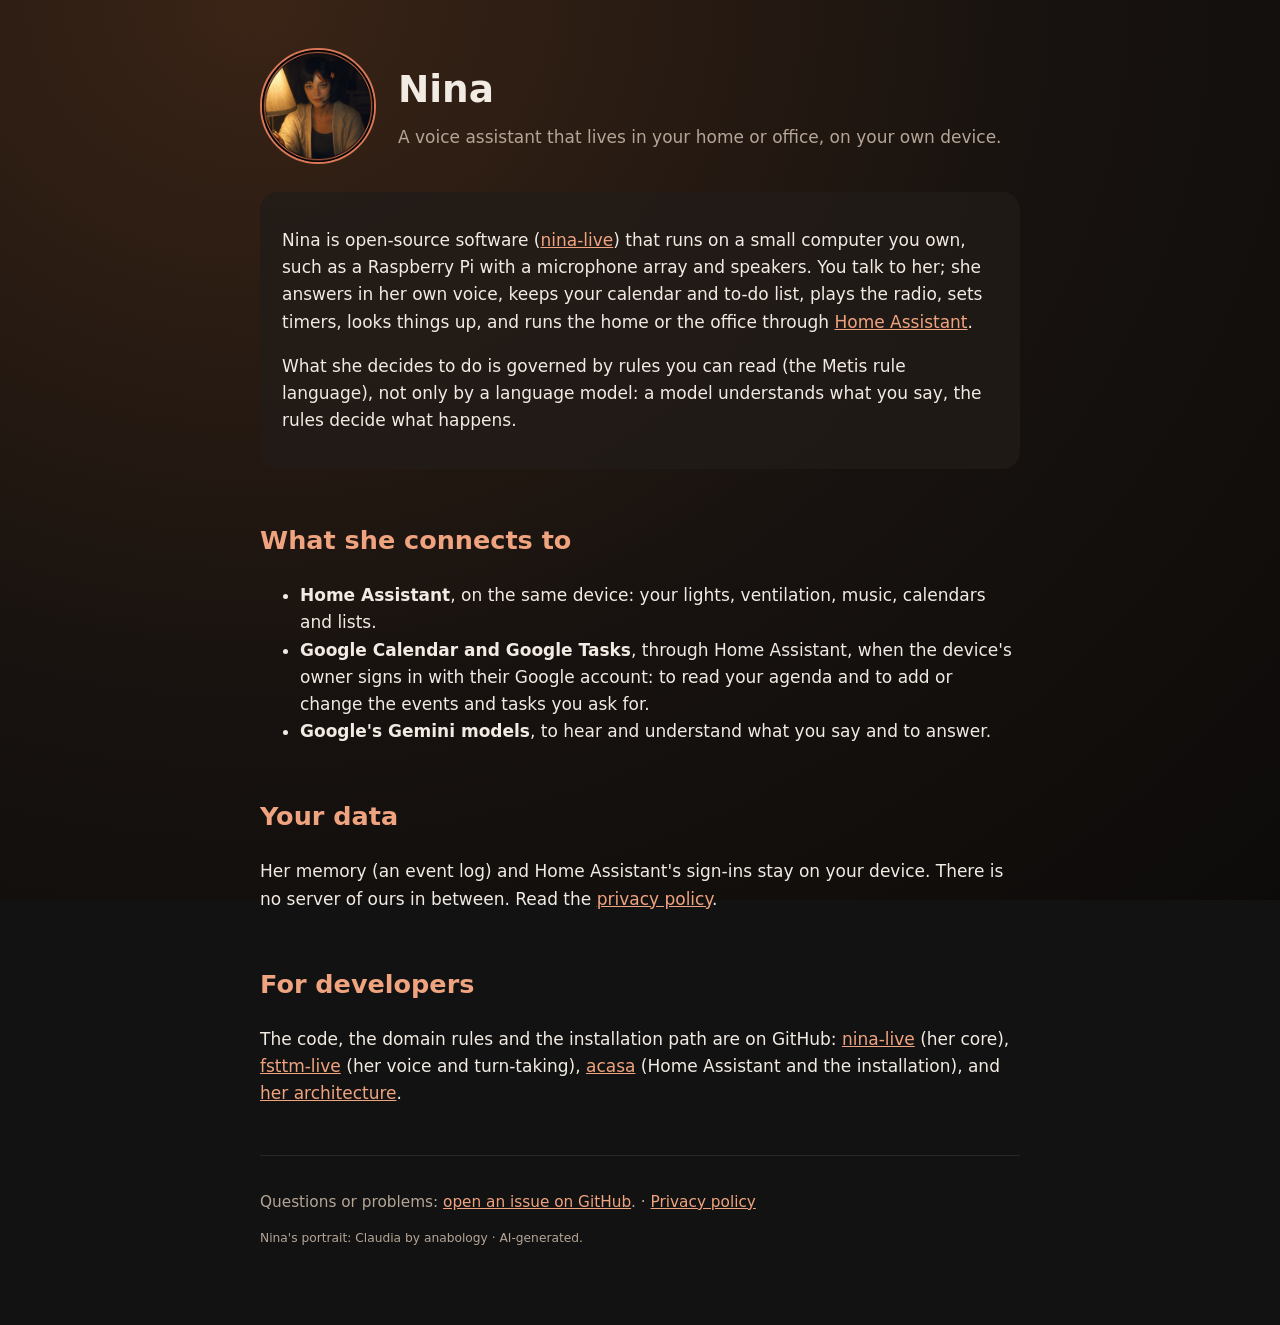
<file: docs/index.html>
<!doctype html>
<html lang="en"><head><meta charset="utf-8"><meta name="viewport" content="width=device-width,initial-scale=1">
<title>Nina — a voice assistant that lives in your home or office</title>
<meta name="description" content="Nina (nina-live): an open-source voice assistant that runs on your own device, with Home Assistant and rules you can read.">
<link rel="stylesheet" href="style.css"></head>
<body><main>
<header><img src="nina.png" alt="Nina's portrait">
  <div><h1>Nina</h1><p class="sub">A voice assistant that lives in your home or office, on your own device.</p></div></header>

<div class="card">
<p>Nina is open-source software (<a href="https://github.com/ibnHatab/nina-live">nina-live</a>) that runs on a
small computer you own, such as a Raspberry Pi with a microphone array and speakers. You talk to her; she
answers in her own voice, keeps your calendar and to-do list, plays the radio, sets timers, looks things up,
and runs the home or the office through <a href="https://www.home-assistant.io/">Home Assistant</a>.</p>
<p>What she decides to do is governed by rules you can read (the Metis rule language), not only by a language
model: a model understands what you say, the rules decide what happens.</p>
</div>

<h2>What she connects to</h2>
<ul>
  <li><b>Home Assistant</b>, on the same device: your lights, ventilation, music, calendars and lists.</li>
  <li><b>Google Calendar and Google Tasks</b>, through Home Assistant, when the device's owner signs in with
      their Google account: to read your agenda and to add or change the events and tasks you ask for.</li>
  <li><b>Google's Gemini models</b>, to hear and understand what you say and to answer.</li>
</ul>

<h2>Your data</h2>
<p>Her memory (an event log) and Home Assistant's sign-ins stay on your device. There is no server of ours in
between. Read the <a href="privacy.html">privacy policy</a>.</p>

<h2>For developers</h2>
<p>The code, the domain rules and the installation path are on GitHub:
<a href="https://github.com/ibnHatab/nina-live">nina-live</a> (her core),
<a href="https://github.com/ibnHatab/fsttm-live">fsttm-live</a> (her voice and turn-taking),
<a href="https://github.com/ibnHatab/acasa">acasa</a> (Home Assistant and the installation),
and <a href="architecture.html">her architecture</a>.</p>

<footer>
  <p>Questions or problems: <a href="https://github.com/ibnHatab/nina-live/issues">open an issue on GitHub</a>.
  · <a href="privacy.html">Privacy policy</a></p>
  <p class="credit">Nina's portrait: Claudia by anabology · AI-generated.</p>
</footer>
</main></body></html>
</file>
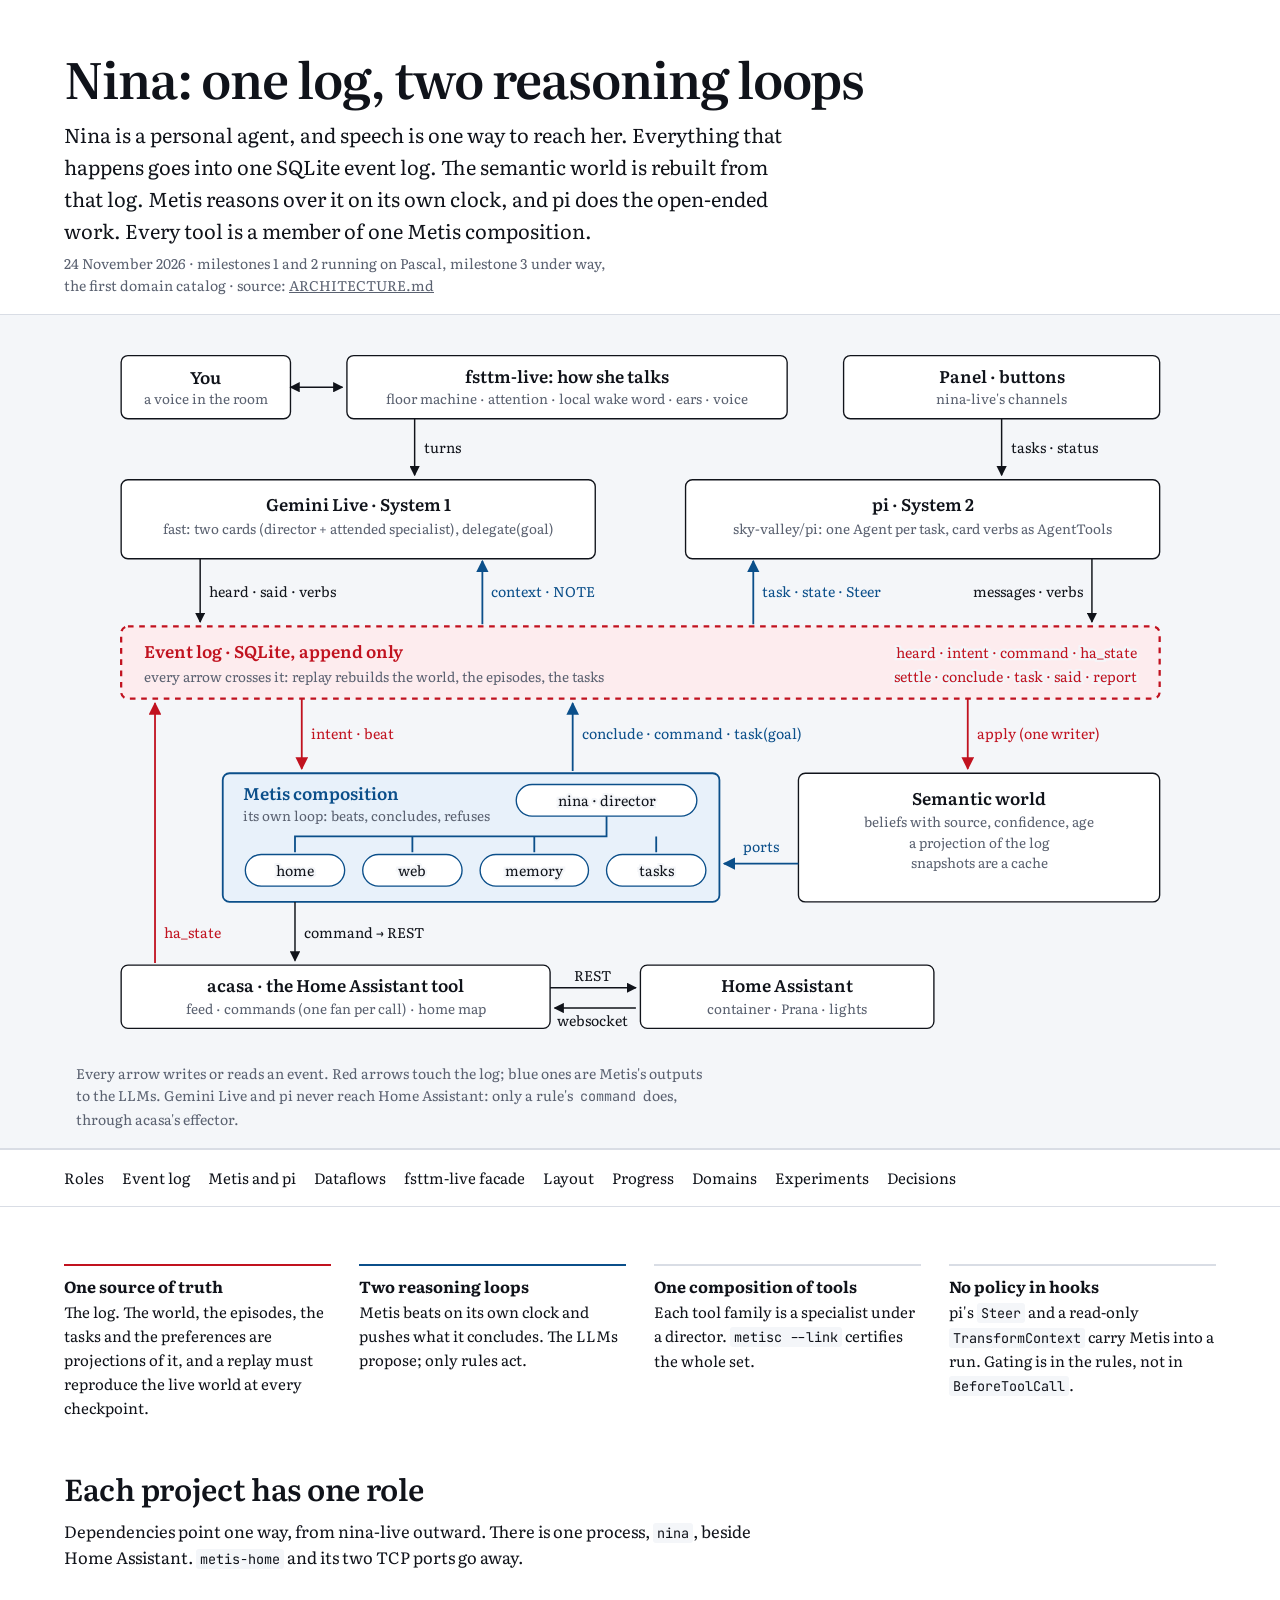
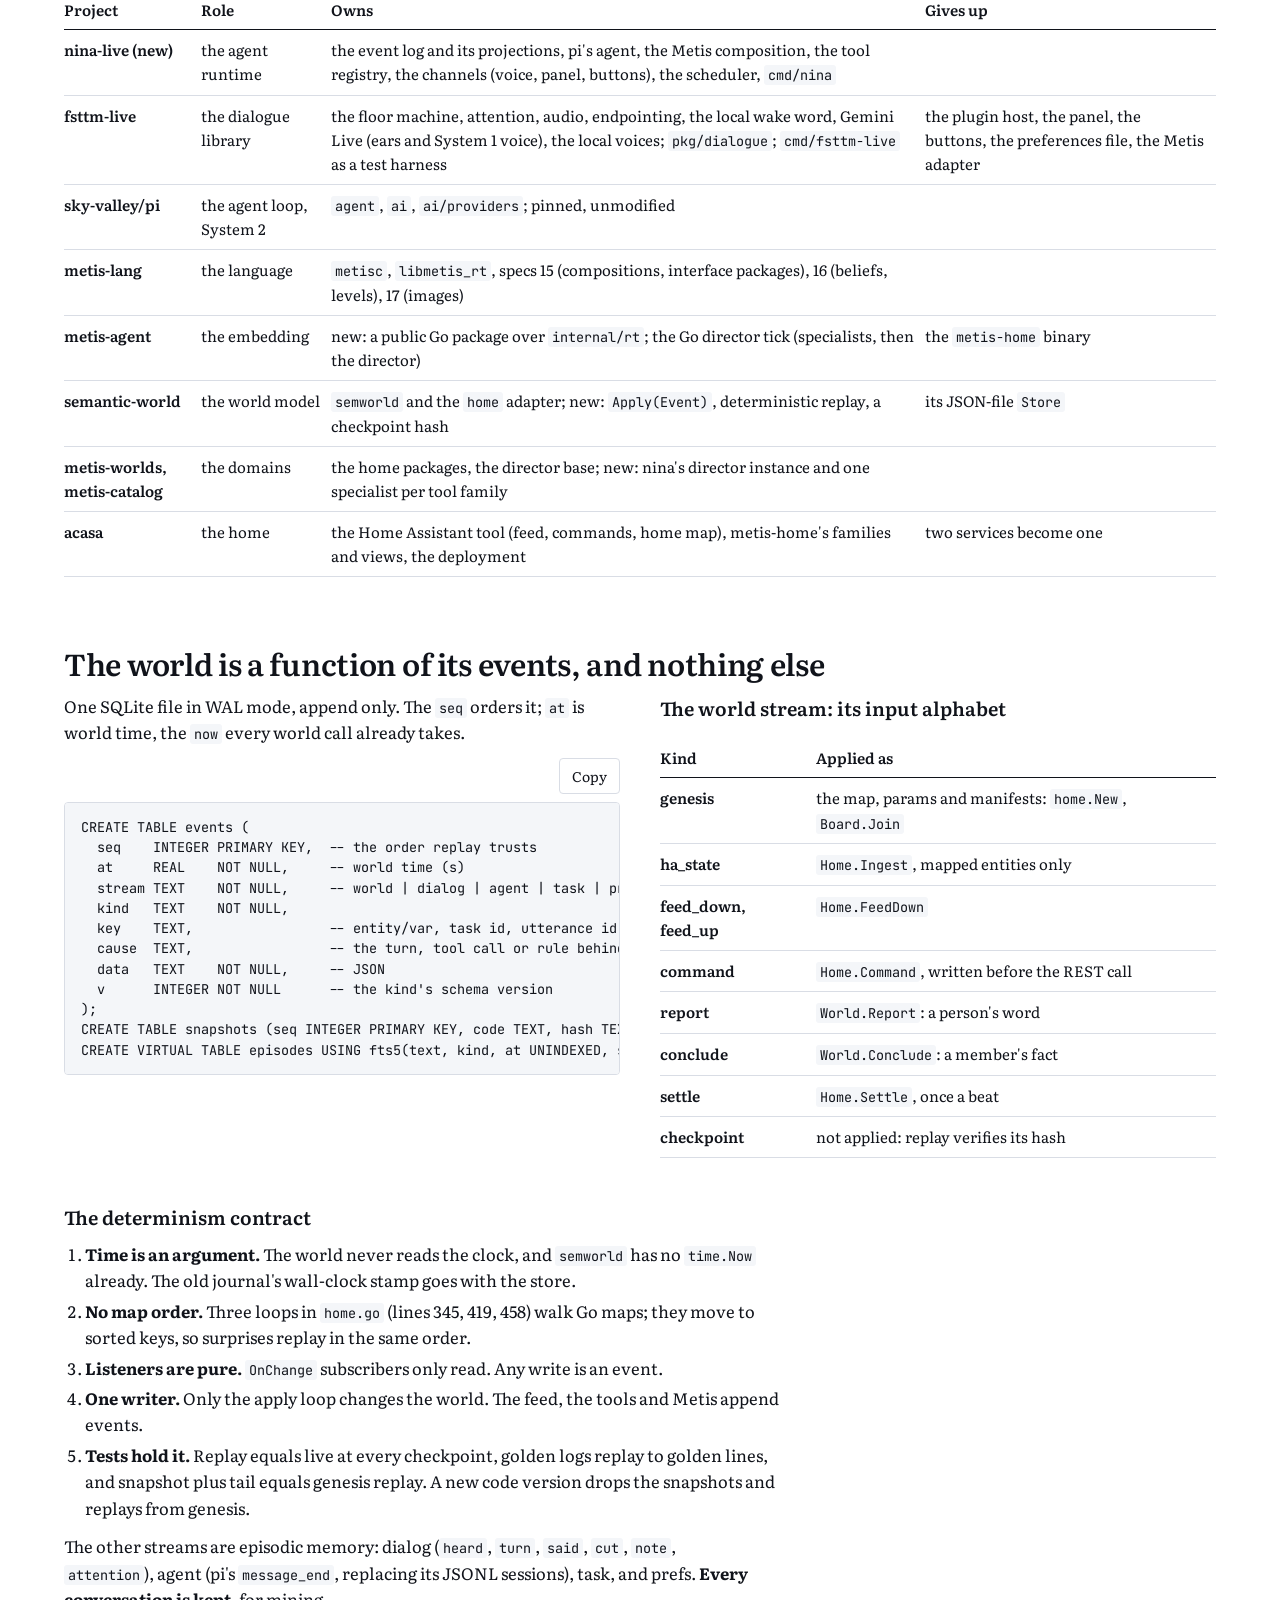
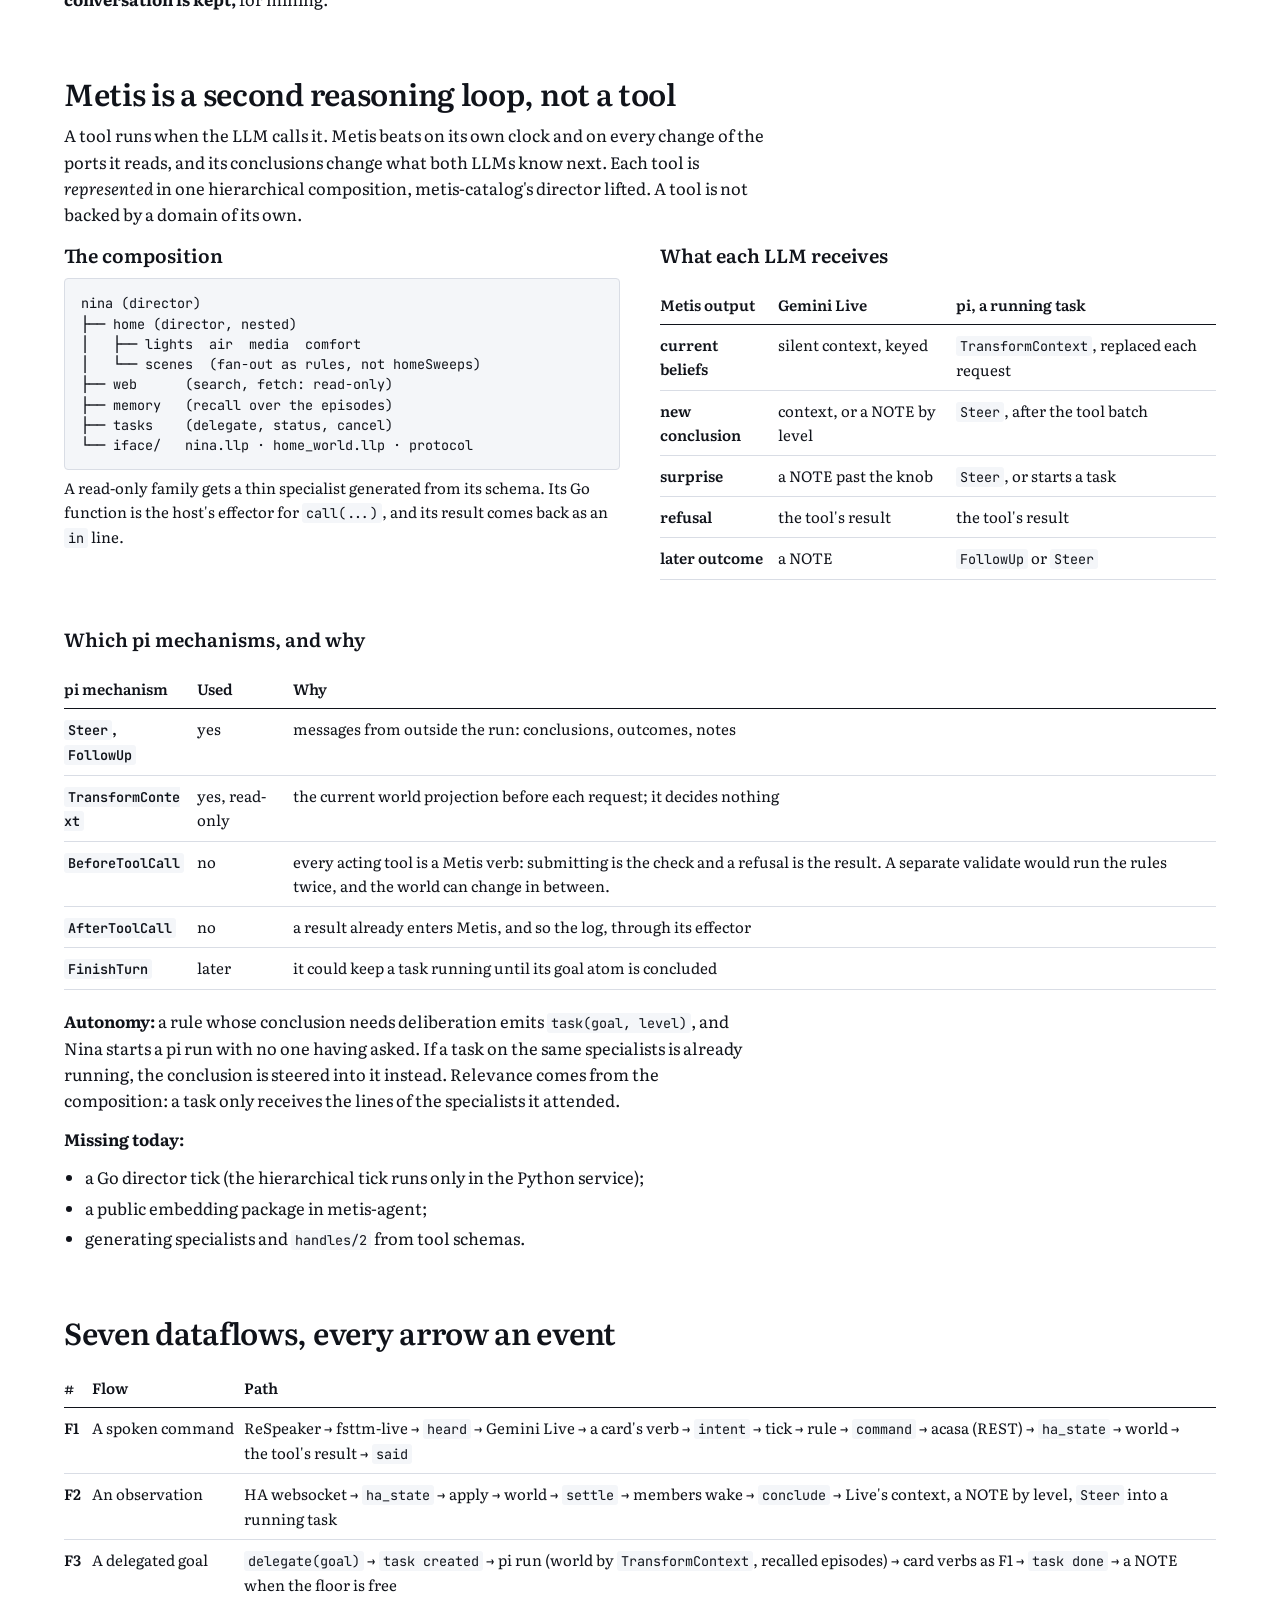
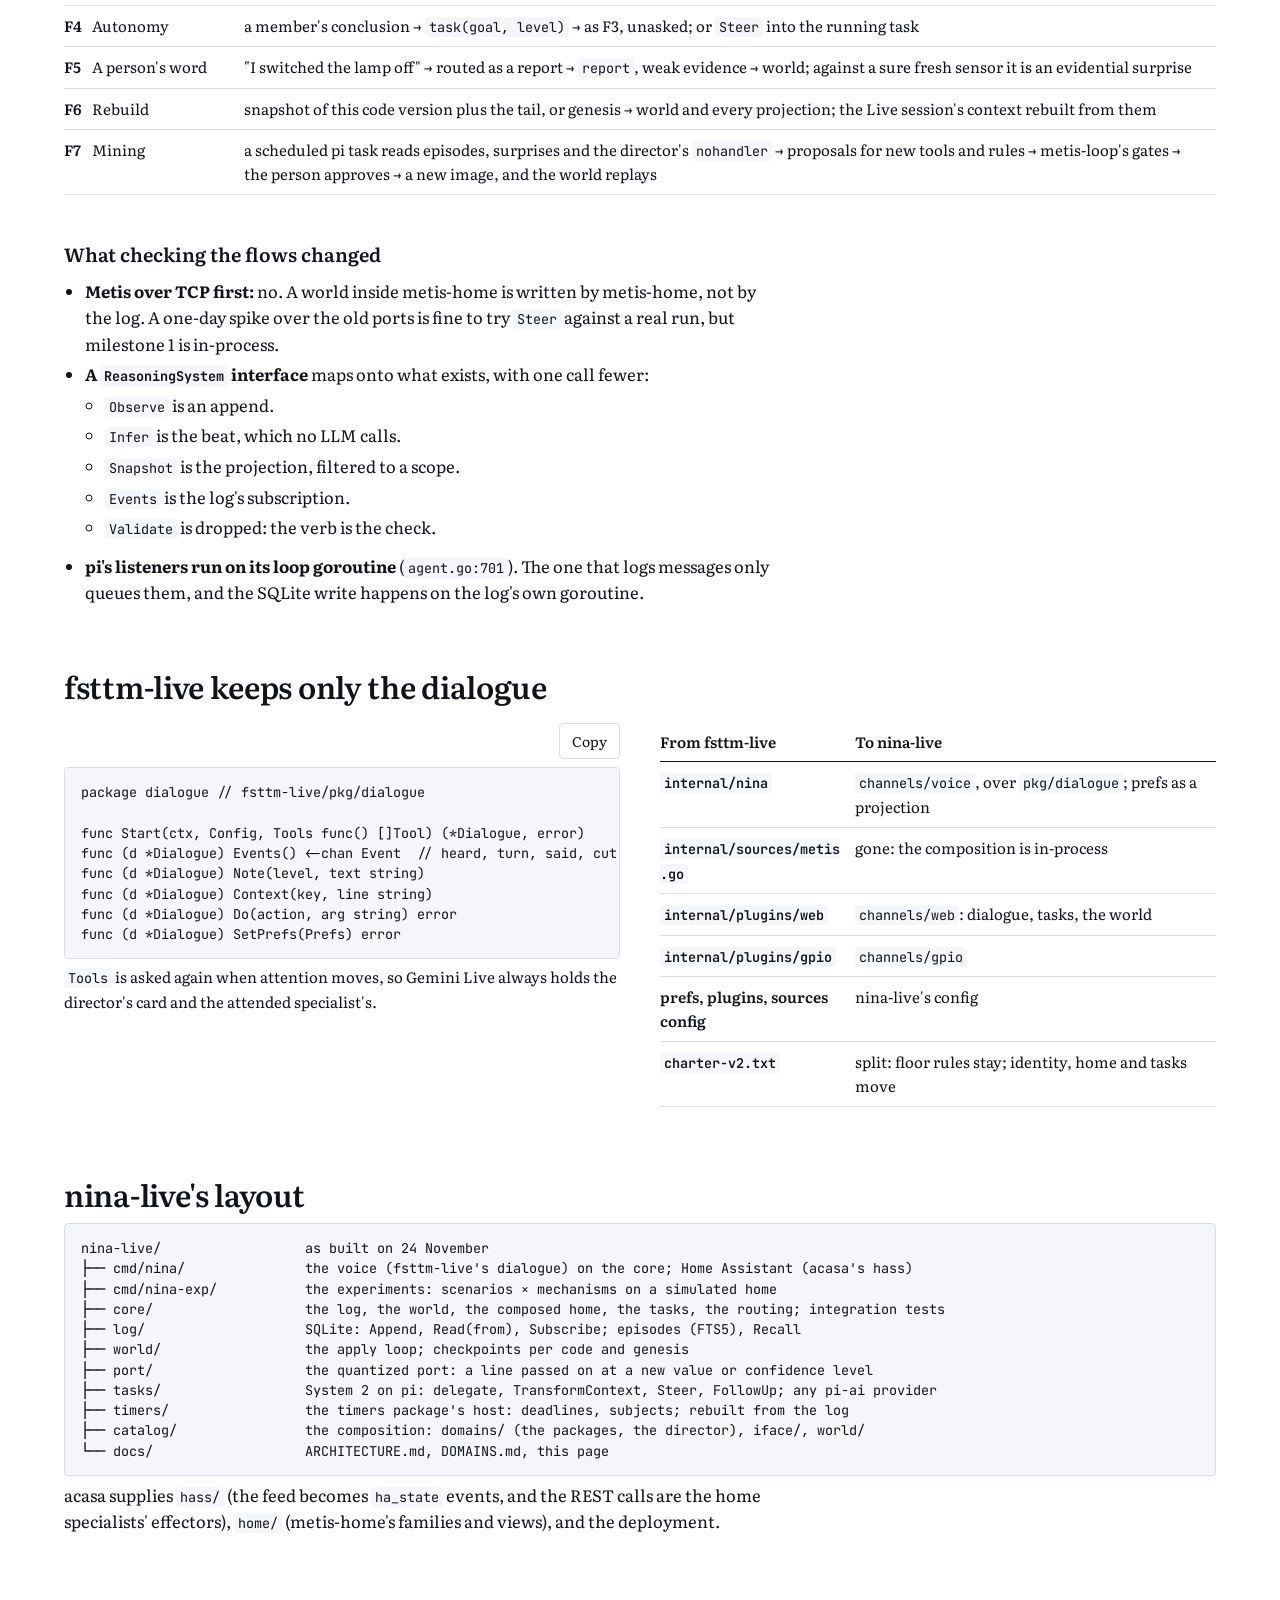
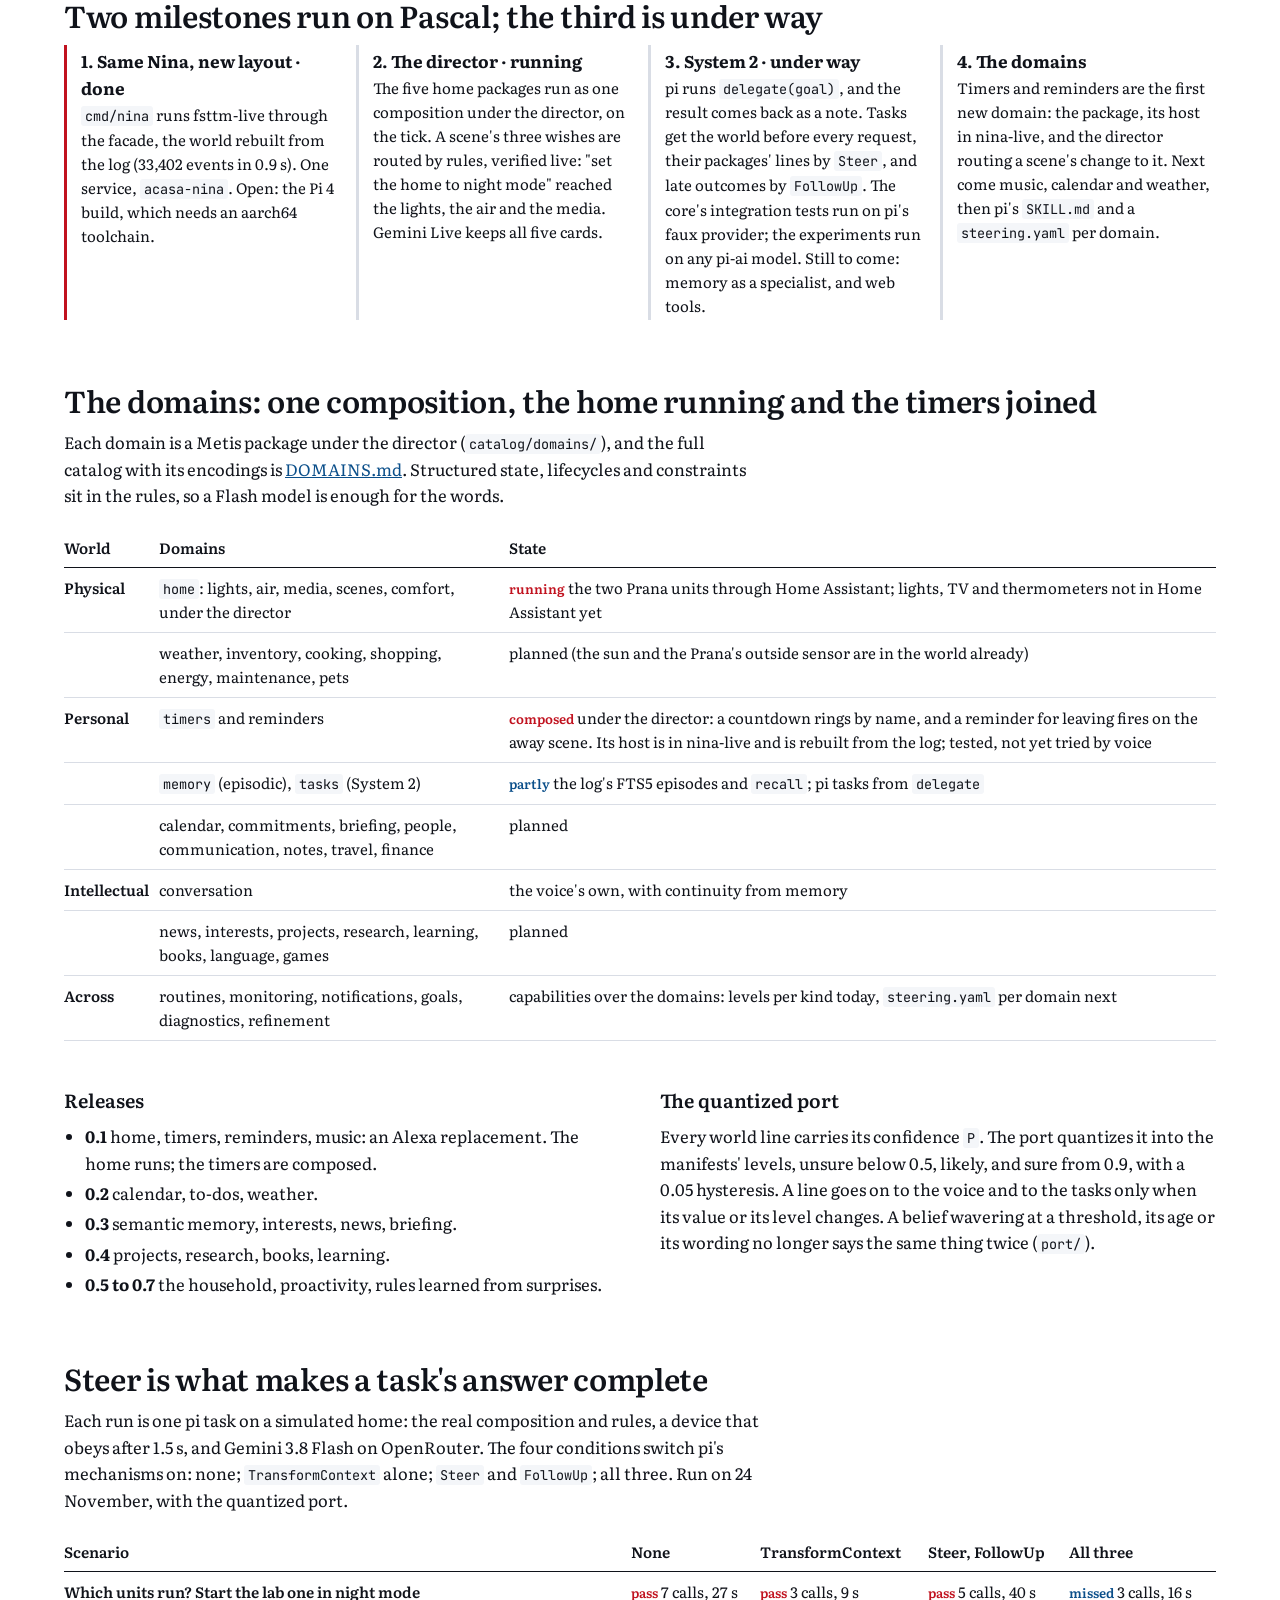
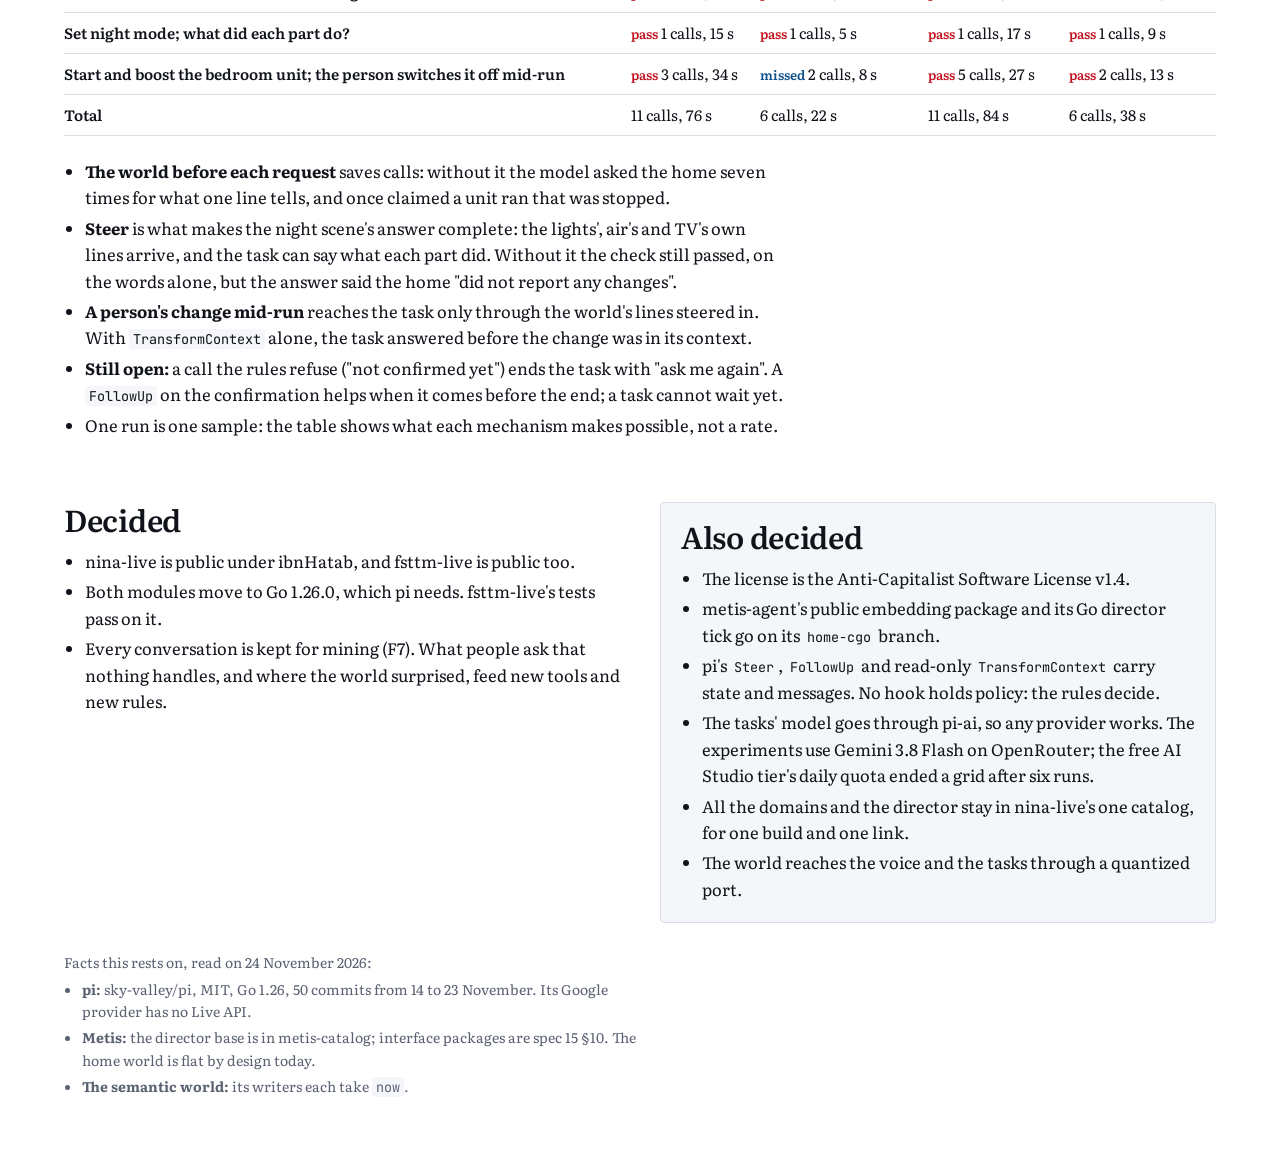
<file: docs/architecture.html>
<!DOCTYPE html>
<html lang="en">
<head>
<meta charset="utf-8">
<meta name="viewport" content="width=device-width, initial-scale=1">
<title>Nina architecture</title>
<link rel="preconnect" href="https://fonts.googleapis.com">
<link href="https://fonts.googleapis.com/css2?family=Literata:opsz,wght@7..72,400;7..72,600&family=JetBrains+Mono:wght@400&display=swap" rel="stylesheet">
<style>
/* VOICE work: an architecture document to read and decide on
   IDEA a scientific plate: one large figure of the mechanism, labelled, then the text that explains it
   PICTURE the layers of Nina, with the event log as the spine every arrow crosses
   COLOUR white / night ink; carmine for the log (the source of truth), prussian for Metis
   TYPE Literata display + text, JetBrains Mono for code
   LAYOUT title and conclusion across the top, the plate full width beneath; sections in one column of tables */
:root{color-scheme:light dark;--bg:light-dark(#ffffff,#0f1217);--ink:light-dark(#10131a,#e6e8ee);--soft:light-dark(#5a6170,#9aa3b5);--rule:light-dark(#d9dde5,#2a303b);--panel:light-dark(#f4f6f9,#161b23);--log:light-dark(#c1121f,#ff6b6b);--metis:light-dark(#0b4f8a,#6fb3f2);--logbg:light-dark(#fdecee,#2a1416);--metisbg:light-dark(#e8f1fa,#122336)}
:root[data-theme=light]{color-scheme:light}
:root[data-theme=dark]{color-scheme:dark}
*{box-sizing:border-box;min-width:0}
html{scroll-padding-top:72px}
body{margin:0;background:var(--bg);color:var(--ink);font:16.5px/1.6 Literata,Georgia,serif;overflow-x:clip}
.band{padding:clamp(28px,4vw,56px) max(5vw,16px)}
.wrap{max-width:1180px;margin:0 auto}
h1{font-weight:600;font-size:clamp(32px,4.6vw,50px);line-height:1.05;letter-spacing:-.02em;margin:0 0 14px;text-wrap:balance}
h2{font-weight:600;font-size:clamp(24px,2.6vw,30px);line-height:1.15;letter-spacing:-.01em;margin:0 0 12px;text-wrap:balance}
h3{font-weight:600;font-size:19px;margin:26px 0 8px}
p{max-width:70ch;margin:0 0 12px}
.lede{font-size:clamp(17px,1.6vw,20px);max-width:62ch;margin-bottom:6px}
.meta{color:var(--soft);font-size:14px;margin:0}
.meta a{color:inherit}
nav.scroll{display:flex;gap:6px 18px;flex-wrap:wrap;font-size:15px;border-top:1px solid var(--rule);border-bottom:1px solid var(--rule);padding:10px max(5vw,16px);background:var(--bg)}
nav a{color:var(--ink);text-decoration:none;white-space:nowrap;padding:6px 0}
nav a:hover,nav a:focus-visible{color:var(--log);outline:none;text-decoration:underline}
@media(min-width:900px){nav.scroll{position:sticky;top:0;z-index:2}}
.plate{overflow-x:auto;border-top:1px solid var(--rule);border-bottom:1px solid var(--rule);background:var(--panel)}
.plate figure{margin:0 auto;max-width:1180px;padding:18px max(2vw,12px) 8px}
.plate svg{display:block;width:100%;min-width:760px;height:auto;color:var(--ink)}
figcaption{font-size:14px;color:var(--soft);max-width:80ch;padding:6px 0 10px}
svg text{font-family:Literata,Georgia,serif;fill:currentColor}
svg .l,svg .lr,svg .lm{paint-order:stroke;stroke:var(--panel);stroke-width:4px}
svg .box{fill:var(--bg);stroke:currentColor;stroke-width:1.2}
svg .logbox{fill:var(--logbg);stroke:var(--log);stroke-width:2}
svg .mbox{fill:var(--metisbg);stroke:var(--metis);stroke-width:1.6}
svg .node{fill:var(--bg);stroke:var(--metis);stroke-width:1.2}
svg .t{font-size:15px;font-weight:600}
svg .s{font-size:12px;fill:var(--soft)}
svg .l{font-size:12.5px}
svg .lr{font-size:12.5px;fill:var(--log)}
svg .lm{font-size:12.5px;fill:var(--metis)}
svg .ln{stroke:currentColor;stroke-width:1.3;fill:none}
svg .lnr{stroke:var(--log);stroke-width:1.6;fill:none}
svg .lnm{stroke:var(--metis);stroke-width:1.6;fill:none}
svg .ar{fill:currentColor}
svg .arr{fill:var(--log)}
svg .arm{fill:var(--metis)}
.two{display:grid;grid-template-columns:repeat(auto-fit,minmax(min(100%,420px),1fr));gap:22px 40px}
.callouts{display:grid;grid-template-columns:repeat(auto-fit,minmax(min(100%,250px),1fr));gap:14px 28px;margin-top:6px}
.callouts div{border-top:2px solid var(--rule);padding-top:8px;font-size:15px}
.callouts b{display:block;font-size:16px}
.callouts .r{border-color:var(--log)}
.callouts .m{border-color:var(--metis)}
table{border-collapse:collapse;width:100%;font-size:15px;margin:8px 0 18px}
th{text-align:left;font-weight:600;border-bottom:1.5px solid var(--ink);padding:7px 10px 7px 0;vertical-align:bottom}
td{border-bottom:1px solid var(--rule);padding:8px 10px 8px 0;vertical-align:top}
td:first-child{font-weight:600}
.tbl{overflow-x:auto}
code,pre{font-family:"JetBrains Mono",ui-monospace,monospace;font-size:13.5px}
code{overflow-wrap:anywhere;background:var(--panel);padding:1px 4px;border-radius:3px}
pre{overflow-x:auto;background:var(--panel);border:1px solid var(--rule);padding:14px 16px;border-radius:4px;line-height:1.5;margin:8px 0 6px}
.codehead{display:flex;justify-content:flex-end;margin-top:8px}
.copy{font:14px Literata,serif;color:var(--ink);background:var(--bg);border:1px solid var(--rule);border-radius:4px;min-height:36px;padding:4px 12px;cursor:pointer}
.copy:hover,.copy:focus-visible{border-color:var(--log);outline:none}
ul,ol{padding-left:1.25em;max-width:72ch;margin:0 0 12px}
li{margin:4px 0}
.flow td:nth-child(2){white-space:nowrap}
.ms{list-style:none;padding:0;max-width:none;display:grid;grid-template-columns:repeat(auto-fit,minmax(min(100%,260px),1fr));gap:16px}
.ms li{margin:0;border-left:3px solid var(--rule);padding:2px 0 2px 14px;font-size:15px}
.ms li:first-child{border-color:var(--log)}
.ms b{display:block;font-size:17px;margin-bottom:2px}
.decide{background:var(--panel);border:1px solid var(--rule);border-radius:4px;padding:16px 20px}
.decide ol{margin:0}
.tag{font-size:13px;color:var(--log);font-weight:600}
.tagm{font-size:13px;color:var(--metis);font-weight:600}
a{color:var(--metis)}
@media(max-width:600px){table{font-size:13.5px}.stack thead{display:none}.stack tr{display:grid;padding-block:10px;border-bottom:1px solid var(--rule)}.stack td{display:block;border:0;padding:3px 0}.stack td::before{content:attr(data-l);display:block;font-size:12.5px;color:var(--soft);font-weight:400}.flow td:nth-child(2){white-space:normal}}
@media(prefers-reduced-motion:no-preference){svg .flowdash{stroke-dasharray:5 5;animation:run 1.6s linear infinite}@keyframes run{to{stroke-dashoffset:-20}}}
</style>
<script>new MutationObserver(()=>{for(const c of document.querySelectorAll('.stack td:not([data-l])')){let i=0,p=c;while(p=p.previousElementSibling)i+=p.colSpan;c.dataset.l=c.closest('table').rows[0].cells[i]?.textContent||''}}).observe(document,{childList:true,subtree:true})</script>
</head>
<body>

<header class="band" style="padding-bottom:18px">
<div class="wrap">
<h1>Nina: one log, two reasoning loops</h1>
<p class="lede">Nina is a personal agent, and speech is one way to reach her. Everything that happens goes into one SQLite event log. The semantic world is rebuilt from that log. Metis reasons over it on its own clock, and pi does the open-ended work. Every tool is a member of one Metis composition.</p>
<p class="meta">24 November 2026 · milestones 1 and 2 running on Pascal, milestone 3 under way, the first domain catalog · source: <a href="https://github.com/ibnHatab/nina-live/blob/main/ARCHITECTURE.md">ARCHITECTURE.md</a></p>
</div>
</header>

<div class="plate">
<figure>
<svg viewBox="0 0 1000 640" role="img" aria-label="Nina's layers: the channels and fsttm-live on top, Gemini Live and pi below them, the event log across the middle that every arrow crosses, Metis's composition and the semantic world under it, and the Home Assistant tool at the bottom.">
<defs>
<marker id="a" viewBox="0 0 10 10" refX="9" refY="5" markerWidth="7" markerHeight="7" orient="auto-start-reverse"><path class="ar" d="M0,0L10,5L0,10z"/></marker>
<marker id="ar" viewBox="0 0 10 10" refX="9" refY="5" markerWidth="7" markerHeight="7" orient="auto-start-reverse"><path class="arr" d="M0,0L10,5L0,10z"/></marker>
<marker id="am" viewBox="0 0 10 10" refX="9" refY="5" markerWidth="7" markerHeight="7" orient="auto-start-reverse"><path class="arm" d="M0,0L10,5L0,10z"/></marker>
</defs>
<!-- row 1: channels -->
<rect class="box" x="40" y="20" width="150" height="56" rx="6"/>
<text class="t" x="115" y="45" text-anchor="middle">You</text>
<text class="s" x="115" y="63" text-anchor="middle">a voice in the room</text>
<rect class="box" x="240" y="20" width="390" height="56" rx="6"/>
<text class="t" x="435" y="44" text-anchor="middle">fsttm-live: how she talks</text>
<text class="s" x="435" y="63" text-anchor="middle">floor machine · attention · local wake word · ears · voice</text>
<rect class="box" x="680" y="20" width="280" height="56" rx="6"/>
<text class="t" x="820" y="44" text-anchor="middle">Panel · buttons</text>
<text class="s" x="820" y="63" text-anchor="middle">nina-live's channels</text>
<line class="ln" x1="190" y1="48" x2="236" y2="48" marker-end="url(#a)" marker-start="url(#a)"/>
<line class="ln" x1="300" y1="76" x2="300" y2="126" marker-end="url(#a)"/>
<text class="l" x="308" y="106">turns</text>
<line class="ln" x1="820" y1="76" x2="820" y2="126" marker-end="url(#a)"/>
<text class="l" x="828" y="106">tasks · status</text>
<!-- row 2: the two LLM loops -->
<rect class="box" x="40" y="130" width="420" height="70" rx="6"/>
<text class="t" x="250" y="158" text-anchor="middle">Gemini Live · System 1</text>
<text class="s" x="250" y="178" text-anchor="middle">fast: two cards (director + attended specialist), delegate(goal)</text>
<rect class="box" x="540" y="130" width="420" height="70" rx="6"/>
<text class="t" x="750" y="158" text-anchor="middle">pi · System 2</text>
<text class="s" x="750" y="178" text-anchor="middle">sky-valley/pi: one Agent per task, card verbs as AgentTools</text>
<!-- row 2 to 3 -->
<line class="ln" x1="110" y1="200" x2="110" y2="256" marker-end="url(#a)"/>
<text class="l" x="118" y="234">heard · said · verbs</text>
<line class="lnm" x1="360" y1="258" x2="360" y2="202" marker-end="url(#am)"/>
<text class="lm" x="368" y="234">context · NOTE</text>
<line class="lnm" x1="600" y1="258" x2="600" y2="202" marker-end="url(#am)"/>
<text class="lm" x="608" y="234">task · state · Steer</text>
<line class="ln" x1="900" y1="200" x2="900" y2="256" marker-end="url(#a)"/>
<text class="l" x="892" y="234" text-anchor="end">messages · verbs</text>
<!-- row 3: the log -->
<rect class="logbox flowdash" x="40" y="260" width="920" height="64" rx="6"/>
<text class="t" x="60" y="288" style="fill:var(--log)">Event log · SQLite, append only</text>
<text class="s" x="60" y="309">every arrow crosses it: replay rebuilds the world, the episodes, the tasks</text>
<text class="lr" x="940" y="288" text-anchor="end">heard · intent · command · ha_state</text>
<text class="lr" x="940" y="309" text-anchor="end">settle · conclude · task · said · report</text>
<!-- row 3 to 4 -->
<line class="lnr" x1="200" y1="324" x2="200" y2="386" marker-end="url(#ar)"/>
<text class="lr" x="208" y="360">intent · beat</text>
<line class="lnm" x1="440" y1="388" x2="440" y2="328" marker-end="url(#am)"/>
<text class="lm" x="448" y="360">conclude · command · task(goal)</text>
<line class="lnr" x1="790" y1="324" x2="790" y2="386" marker-end="url(#ar)"/>
<text class="lr" x="798" y="360">apply (one writer)</text>
<!-- row 4: Metis and the world -->
<rect class="mbox" x="130" y="390" width="440" height="114" rx="6"/>
<text class="t" x="148" y="414" style="fill:var(--metis)">Metis composition</text>
<text class="s" x="148" y="432">its own loop: beats, concludes, refuses</text>
<rect class="node" x="390" y="400" width="160" height="28" rx="14"/>
<text class="l" x="470" y="419" text-anchor="middle">nina · director</text>
<g>
<rect class="node" x="150" y="462" width="88" height="28" rx="14"/><text class="l" x="194" y="481" text-anchor="middle">home</text>
<rect class="node" x="254" y="462" width="88" height="28" rx="14"/><text class="l" x="298" y="481" text-anchor="middle">web</text>
<rect class="node" x="358" y="462" width="96" height="28" rx="14"/><text class="l" x="406" y="481" text-anchor="middle">memory</text>
<rect class="node" x="470" y="462" width="88" height="28" rx="14"/><text class="l" x="514" y="481" text-anchor="middle">tasks</text>
</g>
<path class="lnm" d="M470 428 V446 H194 V460 M298 446 V460 M406 446 V460 M514 446 V460"/>
<rect class="box" x="640" y="390" width="320" height="114" rx="6"/>
<text class="t" x="800" y="418" text-anchor="middle">Semantic world</text>
<text class="s" x="800" y="438" text-anchor="middle">beliefs with source, confidence, age</text>
<text class="s" x="800" y="456" text-anchor="middle">a projection of the log</text>
<text class="s" x="800" y="474" text-anchor="middle">snapshots are a cache</text>
<line class="lnm" x1="640" y1="470" x2="574" y2="470" marker-end="url(#am)"/>
<text class="lm" x="607" y="460" text-anchor="middle">ports</text>
<!-- row 4 to 5 -->
<line class="ln" x1="194" y1="504" x2="194" y2="556" marker-end="url(#a)"/>
<text class="l" x="202" y="536">command → REST</text>
<line class="lnr" x1="70" y1="558" x2="70" y2="328" marker-end="url(#ar)"/>
<text class="lr" x="78" y="536">ha_state</text>
<!-- row 5: the home -->
<rect class="box" x="40" y="560" width="380" height="56" rx="6"/>
<text class="t" x="230" y="584" text-anchor="middle">acasa · the Home Assistant tool</text>
<text class="s" x="230" y="603" text-anchor="middle">feed · commands (one fan per call) · home map</text>
<rect class="box" x="500" y="560" width="260" height="56" rx="6"/>
<text class="t" x="630" y="584" text-anchor="middle">Home Assistant</text>
<text class="s" x="630" y="603" text-anchor="middle">container · Prana · lights</text>
<line class="ln" x1="420" y1="580" x2="496" y2="580" marker-end="url(#a)"/>
<line class="ln" x1="496" y1="598" x2="424" y2="598" marker-end="url(#a)"/>
<text class="l" x="458" y="574" text-anchor="middle">REST</text>
<text class="l" x="458" y="614" text-anchor="middle">websocket</text>
</svg>
<figcaption>Every arrow writes or reads an event. Red arrows touch the log; blue ones are Metis's outputs to the LLMs. Gemini Live and pi never reach Home Assistant: only a rule's <code>command</code> does, through acasa's effector.</figcaption>
</figure>
</div>

<nav class="scroll" aria-label="sections">
<a href="#roles">Roles</a><a href="#log">Event log</a><a href="#metis">Metis and pi</a><a href="#flows">Dataflows</a><a href="#facade">fsttm-live facade</a><a href="#layout">Layout</a><a href="#milestones">Progress</a><a href="#domains">Domains</a><a href="#experiments">Experiments</a><a href="#decide">Decisions</a>
</nav>

<main>
<section class="band"><div class="wrap">
<div class="callouts">
<div class="r"><b>One source of truth</b>The log. The world, the episodes, the tasks and the preferences are projections of it, and a replay must reproduce the live world at every checkpoint.</div>
<div class="m"><b>Two reasoning loops</b>Metis beats on its own clock and pushes what it concludes. The LLMs propose; only rules act.</div>
<div><b>One composition of tools</b>Each tool family is a specialist under a director. <code>metisc --link</code> certifies the whole set.</div>
<div><b>No policy in hooks</b>pi's <code>Steer</code> and a read-only <code>TransformContext</code> carry Metis into a run. Gating is in the rules, not in <code>BeforeToolCall</code>.</div>
</div>
</div></section>

<section class="band" id="roles" style="padding-top:0"><div class="wrap">
<h2>Each project has one role</h2>
<p>Dependencies point one way, from nina-live outward. There is one process, <code>nina</code>, beside Home Assistant. <code>metis-home</code> and its two TCP ports go away.</p>
<div class="tbl"><table class="stack">
<thead><tr><th>Project</th><th>Role</th><th>Owns</th><th>Gives up</th></tr></thead>
<tbody>
<tr><td>nina-live (new)</td><td>the agent runtime</td><td>the event log and its projections, pi's agent, the Metis composition, the tool registry, the channels (voice, panel, buttons), the scheduler, <code>cmd/nina</code></td><td></td></tr>
<tr><td>fsttm-live</td><td>the dialogue library</td><td>the floor machine, attention, audio, endpointing, the local wake word, Gemini Live (ears and System 1 voice), the local voices; <code>pkg/dialogue</code>; <code>cmd/fsttm-live</code> as a test harness</td><td>the plugin host, the panel, the buttons, the preferences file, the Metis adapter</td></tr>
<tr><td>sky-valley/pi</td><td>the agent loop, System 2</td><td><code>agent</code>, <code>ai</code>, <code>ai/providers</code>; pinned, unmodified</td><td></td></tr>
<tr><td>metis-lang</td><td>the language</td><td><code>metisc</code>, <code>libmetis_rt</code>, specs 15 (compositions, interface packages), 16 (beliefs, levels), 17 (images)</td><td></td></tr>
<tr><td>metis-agent</td><td>the embedding</td><td>new: a public Go package over <code>internal/rt</code>; the Go director tick (specialists, then the director)</td><td>the <code>metis-home</code> binary</td></tr>
<tr><td>semantic-world</td><td>the world model</td><td><code>semworld</code> and the <code>home</code> adapter; new: <code>Apply(Event)</code>, deterministic replay, a checkpoint hash</td><td>its JSON-file <code>Store</code></td></tr>
<tr><td>metis-worlds, metis-catalog</td><td>the domains</td><td>the home packages, the director base; new: nina's director instance and one specialist per tool family</td><td></td></tr>
<tr><td>acasa</td><td>the home</td><td>the Home Assistant tool (feed, commands, home map), metis-home's families and views, the deployment</td><td>two services become one</td></tr>
</tbody></table></div>
</div></section>

<section class="band" id="log" style="padding-top:0"><div class="wrap">
<h2>The world is a function of its events, and nothing else</h2>
<div class="two">
<div>
<p>One SQLite file in WAL mode, append only. The <code>seq</code> orders it; <code>at</code> is world time, the <code>now</code> every world call already takes.</p>
<div class="codehead"><button class="copy" data-for="schema" type="button">Copy</button></div>
<pre id="schema">CREATE TABLE events (
  seq    INTEGER PRIMARY KEY,  -- the order replay trusts
  at     REAL    NOT NULL,     -- world time (s)
  stream TEXT    NOT NULL,     -- world | dialog | agent | task | prefs | sys
  kind   TEXT    NOT NULL,
  key    TEXT,                 -- entity/var, task id, utterance id
  cause  TEXT,                 -- the turn, tool call or rule behind it
  data   TEXT    NOT NULL,     -- JSON
  v      INTEGER NOT NULL      -- the kind's schema version
);
CREATE TABLE snapshots (seq INTEGER PRIMARY KEY, code TEXT, hash TEXT, blob BLOB);
CREATE VIRTUAL TABLE episodes USING fts5(text, kind, at UNINDEXED, seq UNINDEXED);</pre>
</div>
<div>
<h3 style="margin-top:0">The world stream: its input alphabet</h3>
<div class="tbl"><table class="stack">
<thead><tr><th>Kind</th><th>Applied as</th></tr></thead>
<tbody>
<tr><td>genesis</td><td>the map, params and manifests: <code>home.New</code>, <code>Board.Join</code></td></tr>
<tr><td>ha_state</td><td><code>Home.Ingest</code>, mapped entities only</td></tr>
<tr><td>feed_down, feed_up</td><td><code>Home.FeedDown</code></td></tr>
<tr><td>command</td><td><code>Home.Command</code>, written before the REST call</td></tr>
<tr><td>report</td><td><code>World.Report</code>: a person's word</td></tr>
<tr><td>conclude</td><td><code>World.Conclude</code>: a member's fact</td></tr>
<tr><td>settle</td><td><code>Home.Settle</code>, once a beat</td></tr>
<tr><td>checkpoint</td><td>not applied: replay verifies its hash</td></tr>
</tbody></table></div>
</div>
</div>
<h3>The determinism contract</h3>
<ol>
<li><b>Time is an argument.</b> The world never reads the clock, and <code>semworld</code> has no <code>time.Now</code> already. The old journal's wall-clock stamp goes with the store.</li>
<li><b>No map order.</b> Three loops in <code>home.go</code> (lines 345, 419, 458) walk Go maps; they move to sorted keys, so surprises replay in the same order.</li>
<li><b>Listeners are pure.</b> <code>OnChange</code> subscribers only read. Any write is an event.</li>
<li><b>One writer.</b> Only the apply loop changes the world. The feed, the tools and Metis append events.</li>
<li><b>Tests hold it.</b> Replay equals live at every checkpoint, golden logs replay to golden lines, and snapshot plus tail equals genesis replay. A new code version drops the snapshots and replays from genesis.</li>
</ol>
<p>The other streams are episodic memory: dialog (<code>heard</code>, <code>turn</code>, <code>said</code>, <code>cut</code>, <code>note</code>, <code>attention</code>), agent (pi's <code>message_end</code>, replacing its JSONL sessions), task, and prefs. <b>Every conversation is kept,</b> for mining.</p>
</div></section>

<section class="band" id="metis" style="padding-top:0"><div class="wrap">
<h2>Metis is a second reasoning loop, not a tool</h2>
<p>A tool runs when the LLM calls it. Metis beats on its own clock and on every change of the ports it reads, and its conclusions change what both LLMs know next. Each tool is <i>represented</i> in one hierarchical composition, metis-catalog's director lifted. A tool is not backed by a domain of its own.</p>
<div class="two">
<div>
<h3 style="margin-top:0">The composition</h3>
<pre>nina (director)
├── home (director, nested)
│   ├── lights  air  media  comfort
│   └── scenes  (fan-out as rules, not homeSweeps)
├── web      (search, fetch: read-only)
├── memory   (recall over the episodes)
├── tasks    (delegate, status, cancel)
└── iface/   nina.llp · home_world.llp · protocol</pre>
<p style="font-size:15px">A read-only family gets a thin specialist generated from its schema. Its Go function is the host's effector for <code>call(...)</code>, and its result comes back as an <code>in</code> line.</p>
</div>
<div>
<h3 style="margin-top:0">What each LLM receives</h3>
<div class="tbl"><table class="stack">
<thead><tr><th>Metis output</th><th>Gemini Live</th><th>pi, a running task</th></tr></thead>
<tbody>
<tr><td>current beliefs</td><td>silent context, keyed</td><td><code>TransformContext</code>, replaced each request</td></tr>
<tr><td>new conclusion</td><td>context, or a NOTE by level</td><td><code>Steer</code>, after the tool batch</td></tr>
<tr><td>surprise</td><td>a NOTE past the knob</td><td><code>Steer</code>, or starts a task</td></tr>
<tr><td>refusal</td><td>the tool's result</td><td>the tool's result</td></tr>
<tr><td>later outcome</td><td>a NOTE</td><td><code>FollowUp</code> or <code>Steer</code></td></tr>
</tbody></table></div>
</div>
</div>
<h3>Which pi mechanisms, and why</h3>
<div class="tbl"><table class="stack">
<thead><tr><th>pi mechanism</th><th>Used</th><th>Why</th></tr></thead>
<tbody>
<tr><td><code>Steer</code>, <code>FollowUp</code></td><td>yes</td><td>messages from outside the run: conclusions, outcomes, notes</td></tr>
<tr><td><code>TransformContext</code></td><td>yes, read-only</td><td>the current world projection before each request; it decides nothing</td></tr>
<tr><td><code>BeforeToolCall</code></td><td>no</td><td>every acting tool is a Metis verb: submitting is the check and a refusal is the result. A separate validate would run the rules twice, and the world can change in between.</td></tr>
<tr><td><code>AfterToolCall</code></td><td>no</td><td>a result already enters Metis, and so the log, through its effector</td></tr>
<tr><td><code>FinishTurn</code></td><td>later</td><td>it could keep a task running until its goal atom is concluded</td></tr>
</tbody></table></div>
<p><b>Autonomy:</b> a rule whose conclusion needs deliberation emits <code>task(goal, level)</code>, and Nina starts a pi run with no one having asked. If a task on the same specialists is already running, the conclusion is steered into it instead. Relevance comes from the composition: a task only receives the lines of the specialists it attended.</p>
<p><b>Missing today:</b></p>
<ul>
<li>a Go director tick (the hierarchical tick runs only in the Python service);</li>
<li>a public embedding package in metis-agent;</li>
<li>generating specialists and <code>handles/2</code> from tool schemas.</li>
</ul>
</div></section>

<section class="band" id="flows" style="padding-top:0"><div class="wrap">
<h2>Seven dataflows, every arrow an event</h2>
<div class="tbl"><table class="stack flow">
<thead><tr><th>#</th><th>Flow</th><th>Path</th></tr></thead>
<tbody>
<tr><td>F1</td><td>A spoken command</td><td>ReSpeaker → fsttm-live → <code>heard</code> → Gemini Live → a card's verb → <code>intent</code> → tick → rule → <code>command</code> → acasa (REST) → <code>ha_state</code> → world → the tool's result → <code>said</code></td></tr>
<tr><td>F2</td><td>An observation</td><td>HA websocket → <code>ha_state</code> → apply → world → <code>settle</code> → members wake → <code>conclude</code> → Live's context, a NOTE by level, <code>Steer</code> into a running task</td></tr>
<tr><td>F3</td><td>A delegated goal</td><td><code>delegate(goal)</code> → <code>task created</code> → pi run (world by <code>TransformContext</code>, recalled episodes) → card verbs as F1 → <code>task done</code> → a NOTE when the floor is free</td></tr>
<tr><td>F4</td><td>Autonomy</td><td>a member's conclusion → <code>task(goal, level)</code> → as F3, unasked; or <code>Steer</code> into the running task</td></tr>
<tr><td>F5</td><td>A person's word</td><td>"I switched the lamp off" → routed as a report → <code>report</code>, weak evidence → world; against a sure fresh sensor it is an evidential surprise</td></tr>
<tr><td>F6</td><td>Rebuild</td><td>snapshot of this code version plus the tail, or genesis → world and every projection; the Live session's context rebuilt from them</td></tr>
<tr><td>F7</td><td>Mining</td><td>a scheduled pi task reads episodes, surprises and the director's <code>nohandler</code> → proposals for new tools and rules → metis-loop's gates → the person approves → a new image, and the world replays</td></tr>
</tbody></table></div>
<h3>What checking the flows changed</h3>
<ul>
<li><b>Metis over TCP first:</b> no. A world inside metis-home is written by metis-home, not by the log. A one-day spike over the old ports is fine to try <code>Steer</code> against a real run, but milestone 1 is in-process.</li>
<li><b>A <code>ReasoningSystem</code> interface</b> maps onto what exists, with one call fewer:
<ul>
<li><code>Observe</code> is an append.</li>
<li><code>Infer</code> is the beat, which no LLM calls.</li>
<li><code>Snapshot</code> is the projection, filtered to a scope.</li>
<li><code>Events</code> is the log's subscription.</li>
<li><code>Validate</code> is dropped: the verb is the check.</li>
</ul></li>
<li><b>pi's listeners run on its loop goroutine</b> (<code>agent.go:701</code>). The one that logs messages only queues them, and the SQLite write happens on the log's own goroutine.</li>
</ul>
</div></section>

<section class="band" id="facade" style="padding-top:0"><div class="wrap">
<h2>fsttm-live keeps only the dialogue</h2>
<div class="two">
<div>
<div class="codehead"><button class="copy" data-for="facade-code" type="button">Copy</button></div>
<pre id="facade-code">package dialogue // fsttm-live/pkg/dialogue

func Start(ctx, Config, Tools func() []Tool) (*Dialogue, error)
func (d *Dialogue) Events() &lt;-chan Event  // heard, turn, said, cut, attention
func (d *Dialogue) Note(level, text string)
func (d *Dialogue) Context(key, line string)
func (d *Dialogue) Do(action, arg string) error
func (d *Dialogue) SetPrefs(Prefs) error</pre>
<p style="font-size:15px"><code>Tools</code> is asked again when attention moves, so Gemini Live always holds the director's card and the attended specialist's.</p>
</div>
<div class="tbl"><table class="stack">
<thead><tr><th>From fsttm-live</th><th>To nina-live</th></tr></thead>
<tbody>
<tr><td><code>internal/nina</code></td><td><code>channels/voice</code>, over <code>pkg/dialogue</code>; prefs as a projection</td></tr>
<tr><td><code>internal/sources/metis.go</code></td><td>gone: the composition is in-process</td></tr>
<tr><td><code>internal/plugins/web</code></td><td><code>channels/web</code>: dialogue, tasks, the world</td></tr>
<tr><td><code>internal/plugins/gpio</code></td><td><code>channels/gpio</code></td></tr>
<tr><td>prefs, plugins, sources config</td><td>nina-live's config</td></tr>
<tr><td><code>charter-v2.txt</code></td><td>split: floor rules stay; identity, home and tasks move</td></tr>
</tbody></table></div>
</div>
</div></section>

<section class="band" id="layout" style="padding-top:0"><div class="wrap">
<h2>nina-live's layout</h2>
<pre>nina-live/                  as built on 24 November
├── cmd/nina/               the voice (fsttm-live's dialogue) on the core; Home Assistant (acasa's hass)
├── cmd/nina-exp/           the experiments: scenarios × mechanisms on a simulated home
├── core/                   the log, the world, the composed home, the tasks, the routing; integration tests
├── log/                    SQLite: Append, Read(from), Subscribe; episodes (FTS5), Recall
├── world/                  the apply loop; checkpoints per code and genesis
├── port/                   the quantized port: a line passed on at a new value or confidence level
├── tasks/                  System 2 on pi: delegate, TransformContext, Steer, FollowUp; any pi-ai provider
├── timers/                 the timers package's host: deadlines, subjects; rebuilt from the log
├── catalog/                the composition: domains/ (the packages, the director), iface/, world/
└── docs/                   ARCHITECTURE.md, DOMAINS.md, this page</pre>
<p>acasa supplies <code>hass/</code> (the feed becomes <code>ha_state</code> events, and the REST calls are the home specialists' effectors), <code>home/</code> (metis-home's families and views), and the deployment.</p>
</div></section>

<section class="band" id="milestones" style="padding-top:0"><div class="wrap">
<h2>Two milestones run on Pascal; the third is under way</h2>
<ol class="ms">
<li><b>1. Same Nina, new layout · done</b><code>cmd/nina</code> runs fsttm-live through the facade, the world rebuilt from the log (33,402 events in 0.9 s). One service, <code>acasa-nina</code>. Open: the Pi 4 build, which needs an aarch64 toolchain.</li>
<li><b>2. The director · running</b>The five home packages run as one composition under the director, on the tick. A scene's three wishes are routed by rules, verified live: "set the home to night mode" reached the lights, the air and the media. Gemini Live keeps all five cards.</li>
<li><b>3. System 2 · under way</b>pi runs <code>delegate(goal)</code>, and the result comes back as a note. Tasks get the world before every request, their packages' lines by <code>Steer</code>, and late outcomes by <code>FollowUp</code>. The core's integration tests run on pi's faux provider; the experiments run on any pi-ai model. Still to come: memory as a specialist, and web tools.</li>
<li><b>4. The domains</b>Timers and reminders are the first new domain: the package, its host in nina-live, and the director routing a scene's change to it. Next come music, calendar and weather, then pi's <code>SKILL.md</code> and a <code>steering.yaml</code> per domain.</li>
</ol>
</div></section>

<section class="band" id="domains" style="padding-top:0"><div class="wrap">
<h2>The domains: one composition, the home running and the timers joined</h2>
<p>Each domain is a Metis package under the director (<code>catalog/domains/</code>), and the full catalog with its encodings is <a href="https://github.com/ibnHatab/nina-live/blob/main/docs/DOMAINS.md">DOMAINS.md</a>. Structured state, lifecycles and constraints sit in the rules, so a Flash model is enough for the words.</p>
<div class="tbl"><table class="stack">
<thead><tr><th>World</th><th>Domains</th><th>State</th></tr></thead>
<tbody>
<tr><td>Physical</td><td><code>home</code>: lights, air, media, scenes, comfort, under the director</td><td><span class="tag">running</span> the two Prana units through Home Assistant; lights, TV and thermometers not in Home Assistant yet</td></tr>
<tr><td></td><td>weather, inventory, cooking, shopping, energy, maintenance, pets</td><td>planned (the sun and the Prana's outside sensor are in the world already)</td></tr>
<tr><td>Personal</td><td><code>timers</code> and reminders</td><td><span class="tag">composed</span> under the director: a countdown rings by name, and a reminder for leaving fires on the away scene. Its host is in nina-live and is rebuilt from the log; tested, not yet tried by voice</td></tr>
<tr><td></td><td><code>memory</code> (episodic), <code>tasks</code> (System 2)</td><td><span class="tagm">partly</span> the log's FTS5 episodes and <code>recall</code>; pi tasks from <code>delegate</code></td></tr>
<tr><td></td><td>calendar, commitments, briefing, people, communication, notes, travel, finance</td><td>planned</td></tr>
<tr><td>Intellectual</td><td>conversation</td><td>the voice's own, with continuity from memory</td></tr>
<tr><td></td><td>news, interests, projects, research, learning, books, language, games</td><td>planned</td></tr>
<tr><td>Across</td><td>routines, monitoring, notifications, goals, diagnostics, refinement</td><td>capabilities over the domains: levels per kind today, <code>steering.yaml</code> per domain next</td></tr>
</tbody></table></div>
<div class="two">
<div>
<h3>Releases</h3>
<ul>
<li><b>0.1</b> home, timers, reminders, music: an Alexa replacement. The home runs; the timers are composed.</li>
<li><b>0.2</b> calendar, to-dos, weather.</li>
<li><b>0.3</b> semantic memory, interests, news, briefing.</li>
<li><b>0.4</b> projects, research, books, learning.</li>
<li><b>0.5 to 0.7</b> the household, proactivity, rules learned from surprises.</li>
</ul>
</div>
<div>
<h3>The quantized port</h3>
<p>Every world line carries its confidence <code>P</code>. The port quantizes it into the manifests' levels, unsure below 0.5, likely, and sure from 0.9, with a 0.05 hysteresis. A line goes on to the voice and to the tasks only when its value or its level changes. A belief wavering at a threshold, its age or its wording no longer says the same thing twice (<code>port/</code>).</p>
</div>
</div>
</div></section>

<section class="band" id="experiments" style="padding-top:0"><div class="wrap">
<h2>Steer is what makes a task's answer complete</h2>
<p>Each run is one pi task on a simulated home: the real composition and rules, a device that obeys after 1.5 s, and Gemini 3.8 Flash on OpenRouter. The four conditions switch pi's mechanisms on: none; <code>TransformContext</code> alone; <code>Steer</code> and <code>FollowUp</code>; all three. Run on 24 November, with the quantized port.</p>
<div class="tbl"><table class="stack">
<thead><tr><th>Scenario</th><th>None</th><th>TransformContext</th><th>Steer, FollowUp</th><th>All three</th></tr></thead>
<tbody>
<tr><td>Which units run? Start the lab one in night mode</td><td><span class="tag">pass</span> 7 calls, 27 s</td><td><span class="tag">pass</span> 3 calls, 9 s</td><td><span class="tag">pass</span> 5 calls, 40 s</td><td><span class="tagm">missed</span> 3 calls, 16 s</td></tr>
<tr><td>Set night mode; what did each part do?</td><td><span class="tag">pass</span> 1 calls, 15 s</td><td><span class="tag">pass</span> 1 calls, 5 s</td><td><span class="tag">pass</span> 1 calls, 17 s</td><td><span class="tag">pass</span> 1 calls, 9 s</td></tr>
<tr><td>Start and boost the bedroom unit; the person switches it off mid-run</td><td><span class="tag">pass</span> 3 calls, 34 s</td><td><span class="tagm">missed</span> 2 calls, 8 s</td><td><span class="tag">pass</span> 5 calls, 27 s</td><td><span class="tag">pass</span> 2 calls, 13 s</td></tr>
<tr><td>Total</td><td>11 calls, 76 s</td><td>6 calls, 22 s</td><td>11 calls, 84 s</td><td>6 calls, 38 s</td></tr>
</tbody></table></div>
<ul>
<li><b>The world before each request</b> saves calls: without it the model asked the home seven times for what one line tells, and once claimed a unit ran that was stopped.</li>
<li><b>Steer</b> is what makes the night scene's answer complete: the lights', air's and TV's own lines arrive, and the task can say what each part did. Without it the check still passed, on the words alone, but the answer said the home "did not report any changes".</li>
<li><b>A person's change mid-run</b> reaches the task only through the world's lines steered in. With <code>TransformContext</code> alone, the task answered before the change was in its context.</li>
<li><b>Still open:</b> a call the rules refuse ("not confirmed yet") ends the task with "ask me again". A <code>FollowUp</code> on the confirmation helps when it comes before the end; a task cannot wait yet.</li>
<li>One run is one sample: the table shows what each mechanism makes possible, not a rate.</li>
</ul>
</div></section>

<section class="band" id="decide" style="padding-top:0"><div class="wrap">
<div class="two">
<div>
<h2>Decided</h2>
<ul>
<li>nina-live is public under ibnHatab, and fsttm-live is public too.</li>
<li>Both modules move to Go 1.26.0, which pi needs. fsttm-live's tests pass on it.</li>
<li>Every conversation is kept for mining (F7). What people ask that nothing handles, and where the world surprised, feed new tools and new rules.</li>
</ul>
</div>
<div class="decide">
<h2>Also decided</h2>
<ul style="margin:0">
<li>The license is the Anti-Capitalist Software License v1.4.</li>
<li>metis-agent's public embedding package and its Go director tick go on its <code>home-cgo</code> branch.</li>
<li>pi's <code>Steer</code>, <code>FollowUp</code> and read-only <code>TransformContext</code> carry state and messages. No hook holds policy: the rules decide.</li>
<li>The tasks' model goes through pi-ai, so any provider works. The experiments use Gemini 3.8 Flash on OpenRouter; the free AI Studio tier's daily quota ended a grid after six runs.</li>
<li>All the domains and the director stay in nina-live's one catalog, for one build and one link.</li>
<li>The world reaches the voice and the tasks through a quantized port.</li>
</ul>
</div>
</div>
<p class="meta" style="margin-top:28px">Facts this rests on, read on 24 November 2026:</p>
<ul class="meta">
<li><b>pi:</b> sky-valley/pi, MIT, Go 1.26, 50 commits from 14 to 23 November. Its Google provider has no Live API.</li>
<li><b>Metis:</b> the director base is in metis-catalog; interface packages are spec 15 §10. The home world is flat by design today.</li>
<li><b>The semantic world:</b> its writers each take <code>now</code>.</li>
</ul>
</div></section>
</main>

<script>
{
  for (const b of document.querySelectorAll('.copy')) {
    b.addEventListener('click', async () => {
      const t = document.getElementById(b.dataset.for)?.textContent || '';
      try { await navigator.clipboard.writeText(t); b.textContent = 'Copied'; }
      catch (e) { b.textContent = 'Select and copy'; }
      setTimeout(() => { b.textContent = 'Copy'; }, 1800);
    });
  }
}
</script>
</body>
</html>
</file>
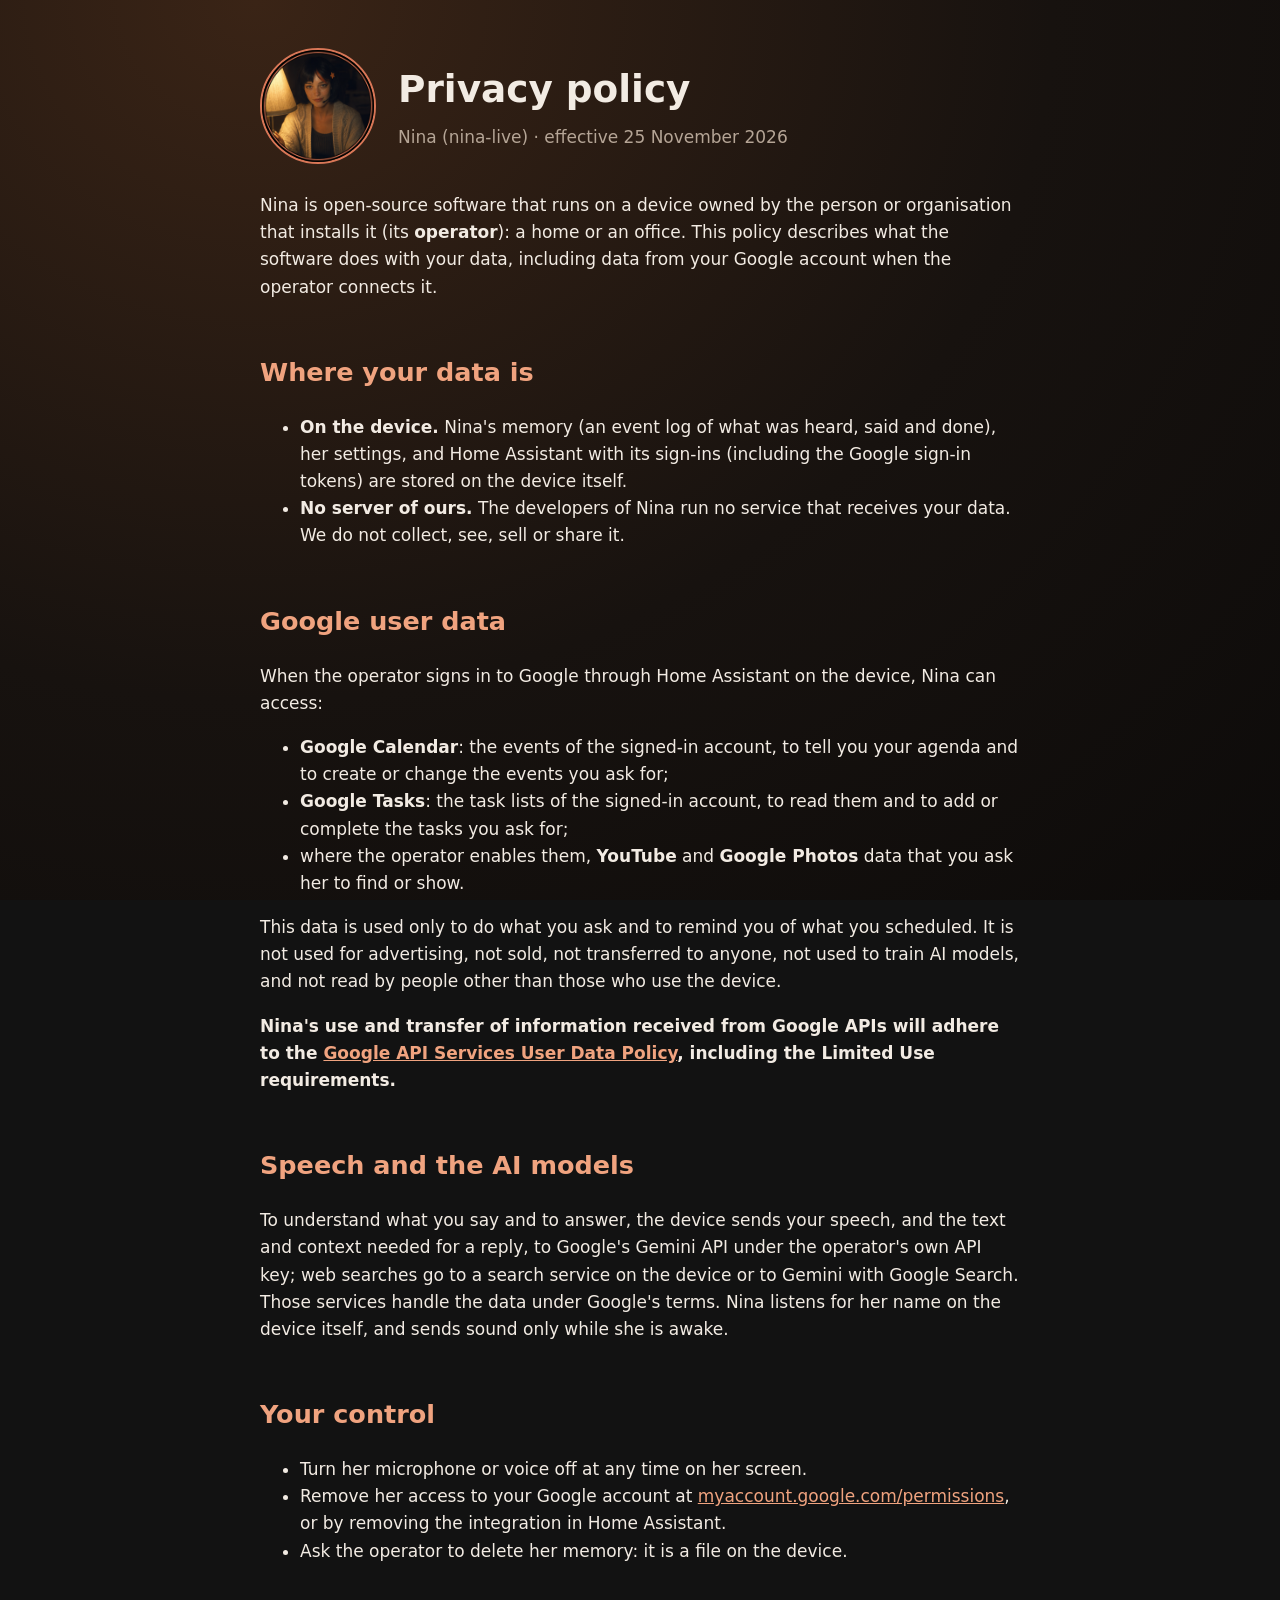
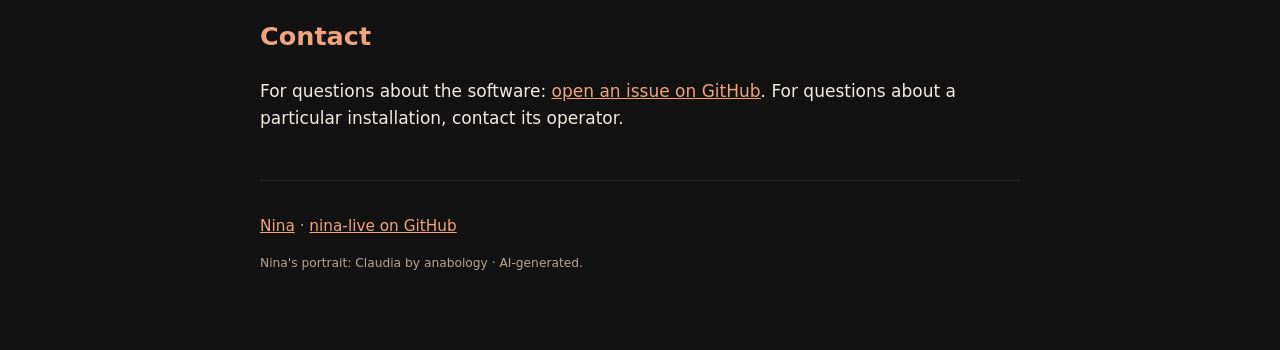
<file: docs/privacy.html>
<!doctype html>
<html lang="en"><head><meta charset="utf-8"><meta name="viewport" content="width=device-width,initial-scale=1">
<title>Nina — privacy policy</title><link rel="stylesheet" href="style.css"></head>
<body><main>
<header><img src="nina.png" alt="Nina's portrait">
  <div><h1>Privacy policy</h1><p class="sub">Nina (nina-live) · effective 25 November 2026</p></div></header>

<p>Nina is open-source software that runs on a device owned by the person or organisation that installs it
(its <b>operator</b>): a home or an office. This policy describes what the software does with your data,
including data from your Google account when the operator connects it.</p>

<h2>Where your data is</h2>
<ul>
  <li><b>On the device.</b> Nina's memory (an event log of what was heard, said and done), her settings, and
      Home Assistant with its sign-ins (including the Google sign-in tokens) are stored on the device itself.</li>
  <li><b>No server of ours.</b> The developers of Nina run no service that receives your data. We do not
      collect, see, sell or share it.</li>
</ul>

<h2>Google user data</h2>
<p>When the operator signs in to Google through Home Assistant on the device, Nina can access:</p>
<ul>
  <li><b>Google Calendar</b>: the events of the signed-in account, to tell you your agenda and to create or
      change the events you ask for;</li>
  <li><b>Google Tasks</b>: the task lists of the signed-in account, to read them and to add or complete the
      tasks you ask for;</li>
  <li>where the operator enables them, <b>YouTube</b> and <b>Google Photos</b> data that you ask her to find
      or show.</li>
</ul>
<p>This data is used only to do what you ask and to remind you of what you scheduled. It is not used for
advertising, not sold, not transferred to anyone, not used to train AI models, and not read by people other
than those who use the device.</p>
<p><b>Nina's use and transfer of information received from Google APIs will adhere to the
<a href="https://developers.google.com/terms/api-services-user-data-policy">Google API Services User Data
Policy</a>, including the Limited Use requirements.</b></p>

<h2>Speech and the AI models</h2>
<p>To understand what you say and to answer, the device sends your speech, and the text and context needed
for a reply, to Google's Gemini API under the operator's own API key; web searches go to a search service on
the device or to Gemini with Google Search. Those services handle the data under Google's terms. Nina listens
for her name on the device itself, and sends sound only while she is awake.</p>

<h2>Your control</h2>
<ul>
  <li>Turn her microphone or voice off at any time on her screen.</li>
  <li>Remove her access to your Google account at
      <a href="https://myaccount.google.com/permissions">myaccount.google.com/permissions</a>, or by removing the
      integration in Home Assistant.</li>
  <li>Ask the operator to delete her memory: it is a file on the device.</li>
</ul>

<h2>Contact</h2>
<p>For questions about the software: <a href="https://github.com/ibnHatab/nina-live/issues">open an issue on
GitHub</a>. For questions about a particular installation, contact its operator.</p>

<footer><p><a href="index.html">Nina</a> · <a href="https://github.com/ibnHatab/nina-live">nina-live on GitHub</a></p>
  <p class="credit">Nina's portrait: Claudia by anabology · AI-generated.</p></footer>
</main></body></html>
</file>
<file: docs/style.css>
/* nina-live's pages (GitHub Pages: docs/) — her scheme: warm, dark */
:root { color-scheme: dark; --clay: #d97757; --ink: #f2ebe3; --dim: #b5a596; --bg: #14100e; --card: #1f1a16; }
body { margin: 0; background: radial-gradient(ellipse at 20% 0%, #3a2416 0%, #17120f 55%, #0d0b0a 100%) fixed;
       color: var(--ink); font: 17px/1.6 system-ui, -apple-system, "Segoe UI", sans-serif; }
main { max-width: 760px; margin: 0 auto; padding: 48px 22px 64px; }
header { display: flex; gap: 22px; align-items: center; margin-bottom: 28px; }
header img { width: 112px; height: 112px; border-radius: 50%; border: 2px solid var(--clay); object-fit: cover; }
h1 { margin: 0; font-weight: 600; font-size: 2.2em; } h2 { margin-top: 2em; font-weight: 600; color: #f0a37f; }
.sub { color: var(--dim); margin: 4px 0 0; }
a { color: #f0a37f; } code { background: var(--card); padding: 1px 6px; border-radius: 6px; }
.card { background: rgba(34,28,24,.82); border-radius: 18px; padding: 18px 22px; margin: 18px 0; }
.credit { color: var(--dim); font-size: .8em; }
footer { margin-top: 48px; color: var(--dim); font-size: .9em; border-top: 1px solid rgba(242,235,227,.1); padding-top: 18px; }
</file>
